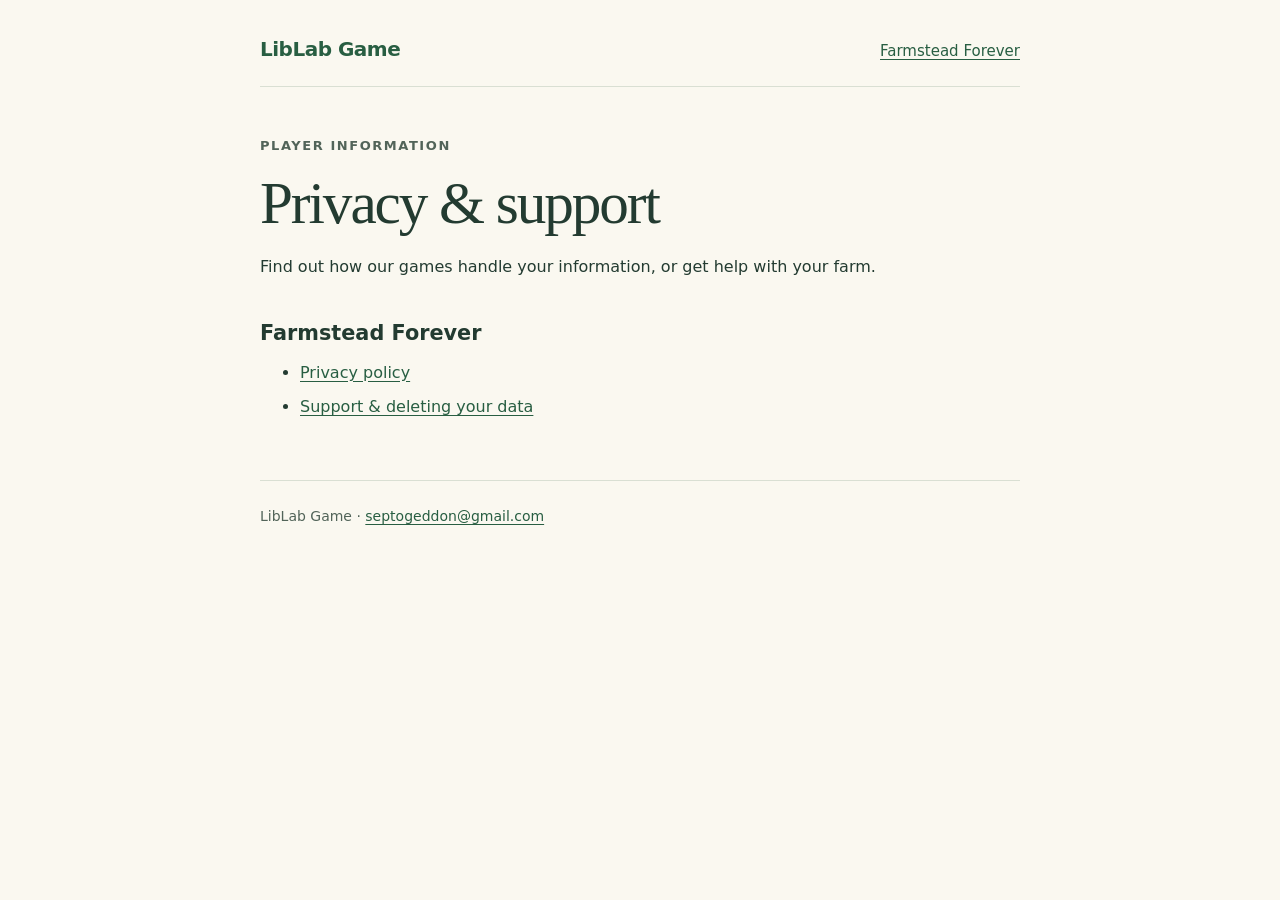
<file: index.html>
<!doctype html>
<html lang="en"><head><meta charset="utf-8"><meta name="viewport" content="width=device-width, initial-scale=1"><title>Privacy & support | LibLab Game</title><meta name="description" content="Privacy information and support for LibLab Game titles."><link rel="stylesheet" href="styles.css"></head>
<body><a class="skip" href="#main">Skip to content</a><header><a class="brand" href="./">LibLab Game</a><nav aria-label="Main"><a href="farmstead-forever/">Farmstead Forever</a></nav></header>
<main id="main"><p class="eyebrow">Player information</p><h1>Privacy & support</h1><p>Find out how our games handle your information, or get help with your farm.</p><h2>Farmstead Forever</h2><ul><li><a href="farmstead-forever/">Privacy policy</a></li><li><a href="farmstead-forever/support/">Support & deleting your data</a></li></ul></main><footer>LibLab Game · <a href="mailto:septogeddon@gmail.com">septogeddon@gmail.com</a></footer></body></html>
</file>
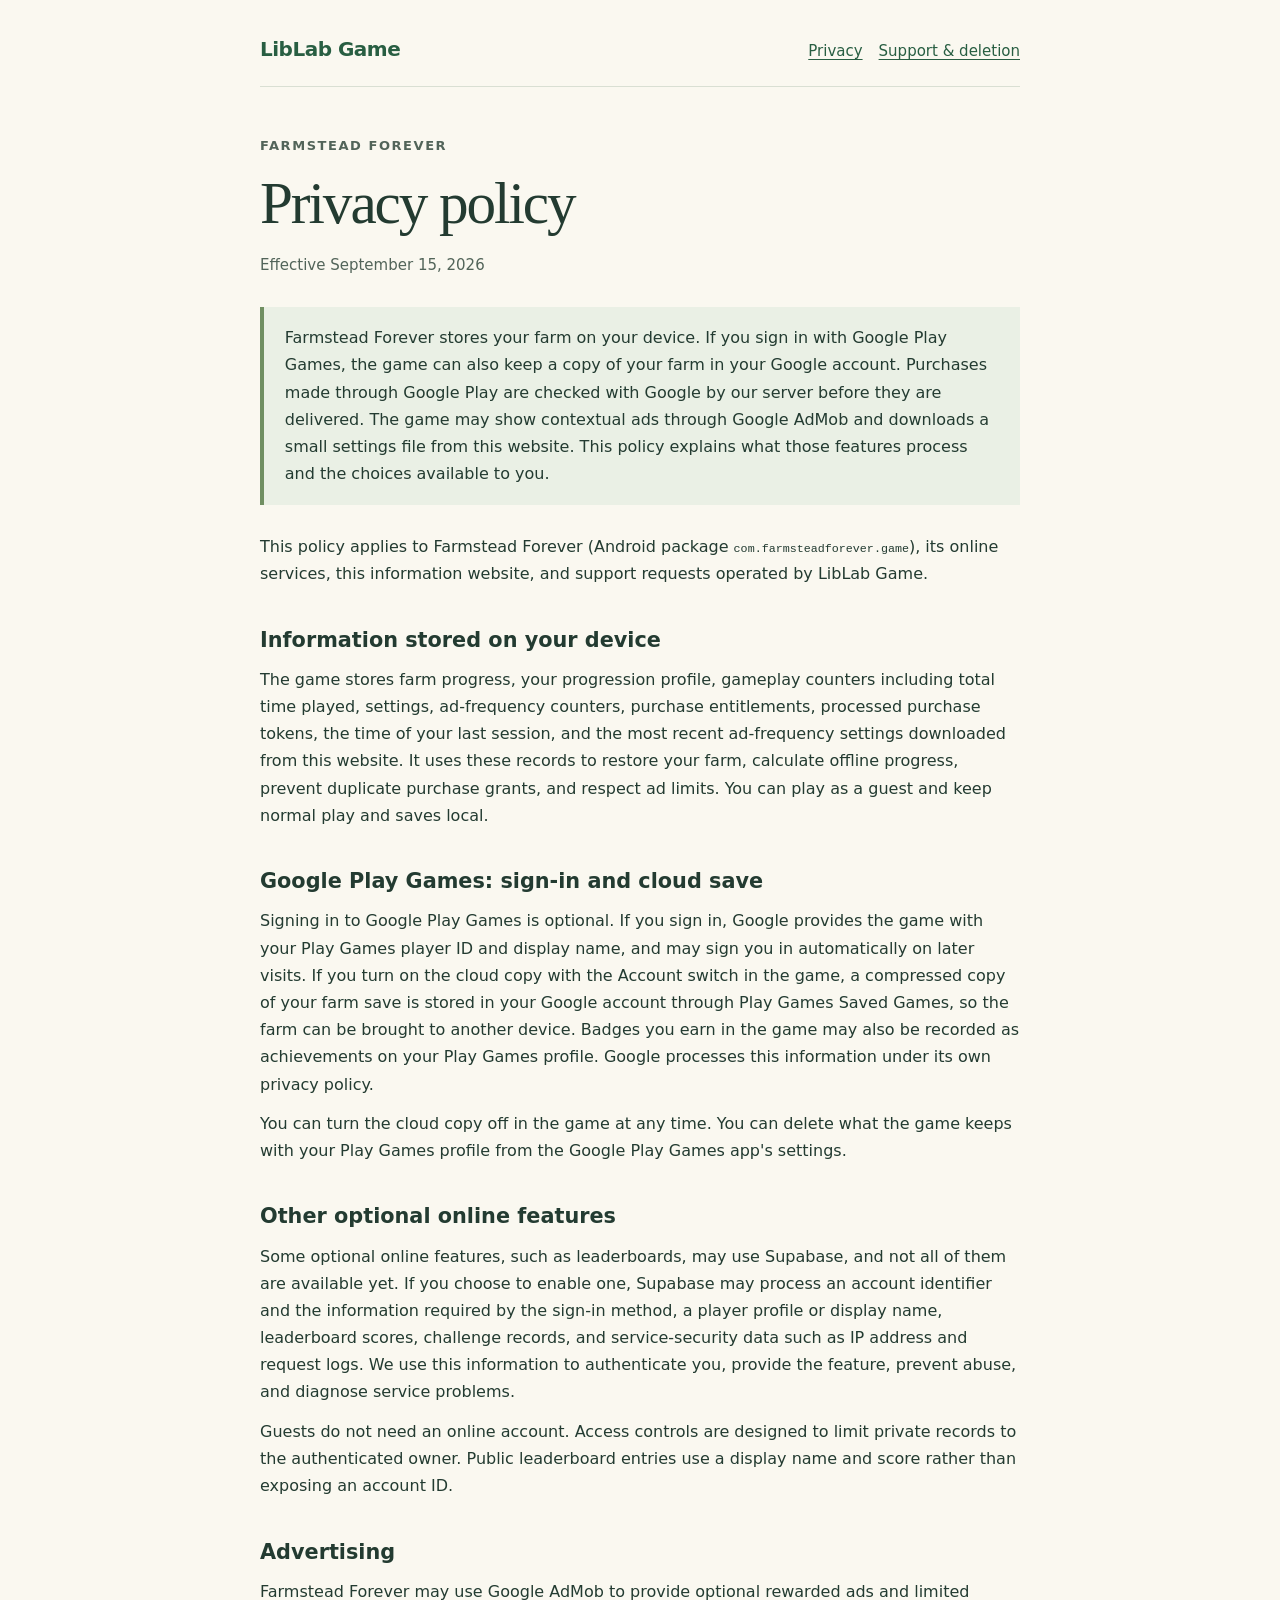
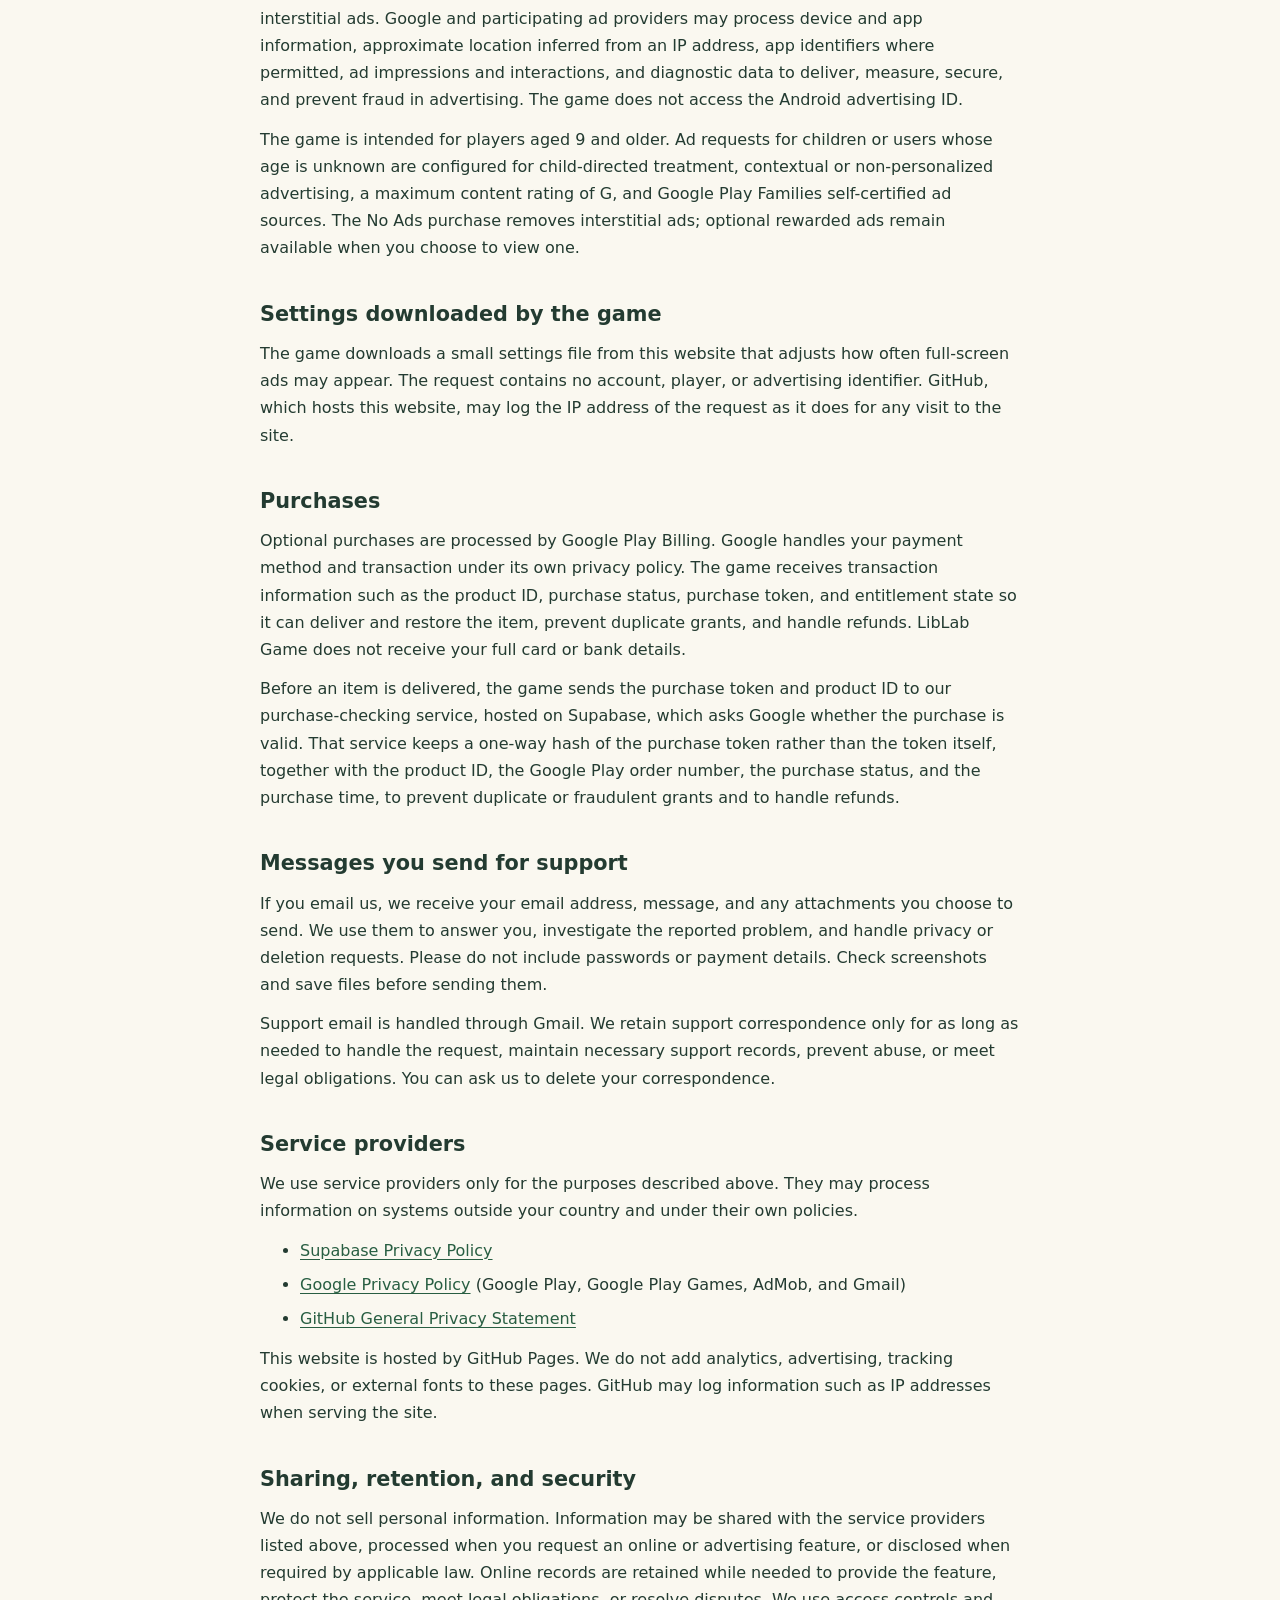
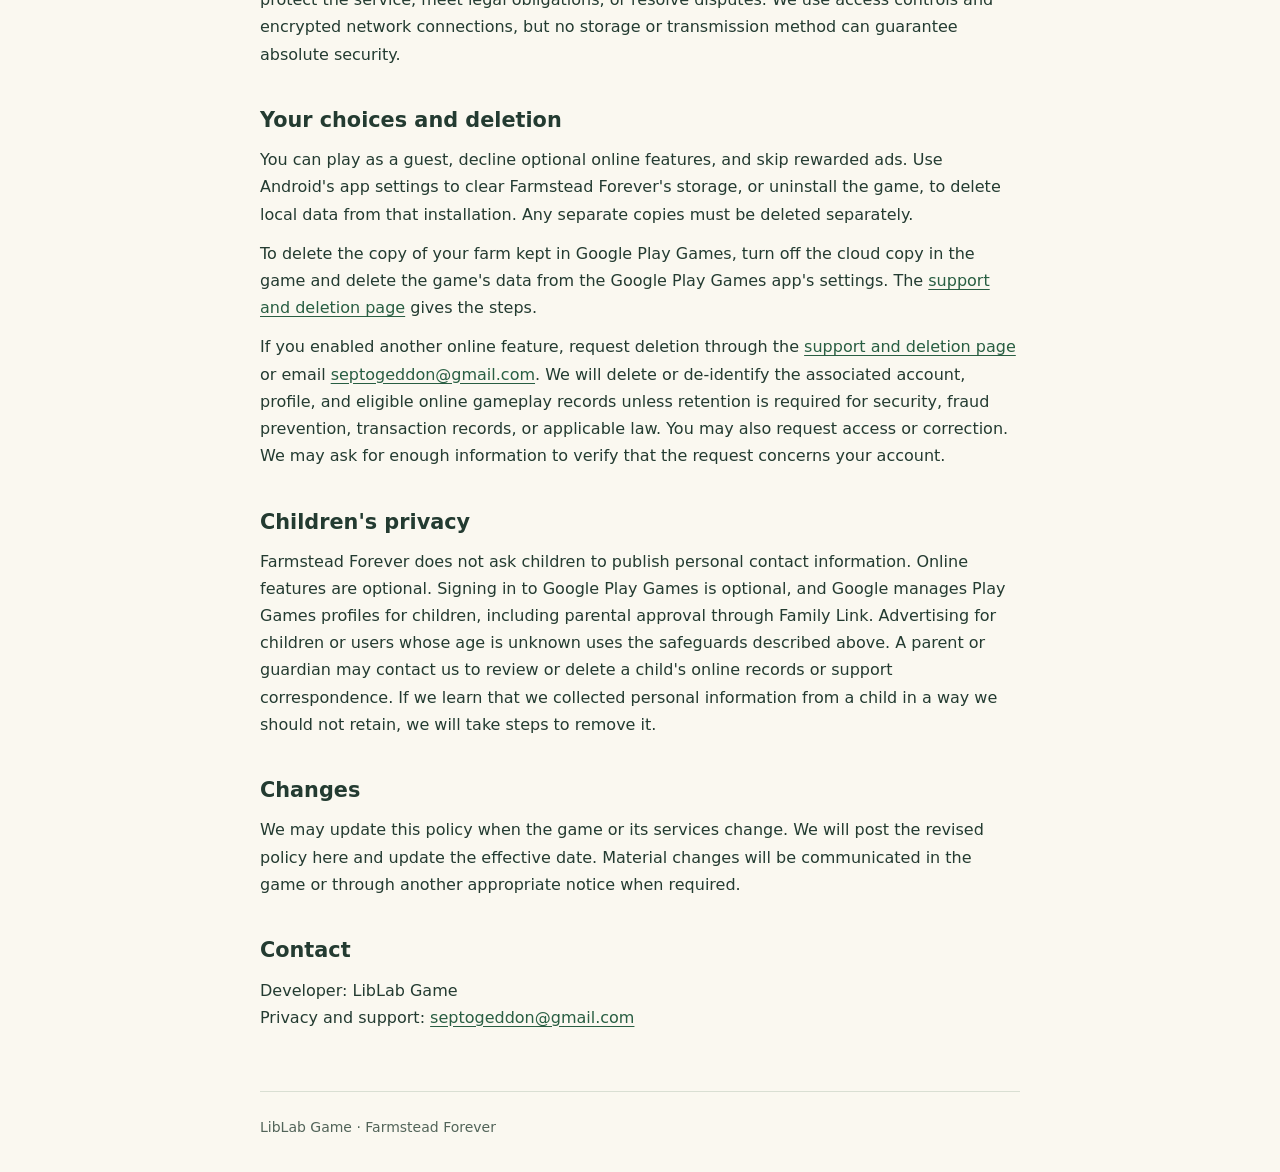
<file: farmstead-forever/index.html>
<!doctype html>
<html lang="en"><head><meta charset="utf-8"><meta name="viewport" content="width=device-width, initial-scale=1"><title>Farmstead Forever privacy policy | LibLab Game</title><meta name="description" content="How Farmstead Forever handles game saves, optional online features, ads, purchases, support messages, and your privacy."><link rel="canonical" href="https://liblabgame.github.io/privacypolicy/farmstead-forever/"><link rel="stylesheet" href="../styles.css"></head>
<body><a class="skip" href="#main">Skip to content</a><header><a class="brand" href="../">LibLab Game</a><nav aria-label="Main"><a href="./" aria-current="page">Privacy</a><a href="support/">Support & deletion</a></nav></header>
<main id="main"><p class="eyebrow">Farmstead Forever</p><h1>Privacy policy</h1><p class="meta">Effective September 15, 2026</p>
<div class="summary"><p>Farmstead Forever stores your farm on your device. If you sign in with Google Play Games, the game can also keep a copy of your farm in your Google account. Purchases made through Google Play are checked with Google by our server before they are delivered. The game may show contextual ads through Google AdMob and downloads a small settings file from this website. This policy explains what those features process and the choices available to you.</p></div>
<p>This policy applies to Farmstead Forever (Android package <code>com.farmsteadforever.game</code>), its online services, this information website, and support requests operated by LibLab Game.</p>
<h2>Information stored on your device</h2><p>The game stores farm progress, your progression profile, gameplay counters including total time played, settings, ad-frequency counters, purchase entitlements, processed purchase tokens, the time of your last session, and the most recent ad-frequency settings downloaded from this website. It uses these records to restore your farm, calculate offline progress, prevent duplicate purchase grants, and respect ad limits. You can play as a guest and keep normal play and saves local.</p>
<h2>Google Play Games: sign-in and cloud save</h2><p>Signing in to Google Play Games is optional. If you sign in, Google provides the game with your Play Games player ID and display name, and may sign you in automatically on later visits. If you turn on the cloud copy with the Account switch in the game, a compressed copy of your farm save is stored in your Google account through Play Games Saved Games, so the farm can be brought to another device. Badges you earn in the game may also be recorded as achievements on your Play Games profile. Google processes this information under its own privacy policy.</p><p>You can turn the cloud copy off in the game at any time. You can delete what the game keeps with your Play Games profile from the Google Play Games app's settings.</p>
<h2>Other optional online features</h2><p>Some optional online features, such as leaderboards, may use Supabase, and not all of them are available yet. If you choose to enable one, Supabase may process an account identifier and the information required by the sign-in method, a player profile or display name, leaderboard scores, challenge records, and service-security data such as IP address and request logs. We use this information to authenticate you, provide the feature, prevent abuse, and diagnose service problems.</p><p>Guests do not need an online account. Access controls are designed to limit private records to the authenticated owner. Public leaderboard entries use a display name and score rather than exposing an account ID.</p>
<h2>Advertising</h2><p>Farmstead Forever may use Google AdMob to provide optional rewarded ads and limited interstitial ads. Google and participating ad providers may process device and app information, approximate location inferred from an IP address, app identifiers where permitted, ad impressions and interactions, and diagnostic data to deliver, measure, secure, and prevent fraud in advertising. The game does not access the Android advertising ID.</p><p>The game is intended for players aged 9 and older. Ad requests for children or users whose age is unknown are configured for child-directed treatment, contextual or non-personalized advertising, a maximum content rating of G, and Google Play Families self-certified ad sources. The No Ads purchase removes interstitial ads; optional rewarded ads remain available when you choose to view one.</p>
<h2>Settings downloaded by the game</h2><p>The game downloads a small settings file from this website that adjusts how often full-screen ads may appear. The request contains no account, player, or advertising identifier. GitHub, which hosts this website, may log the IP address of the request as it does for any visit to the site.</p>
<h2>Purchases</h2><p>Optional purchases are processed by Google Play Billing. Google handles your payment method and transaction under its own privacy policy. The game receives transaction information such as the product ID, purchase status, purchase token, and entitlement state so it can deliver and restore the item, prevent duplicate grants, and handle refunds. LibLab Game does not receive your full card or bank details.</p><p>Before an item is delivered, the game sends the purchase token and product ID to our purchase-checking service, hosted on Supabase, which asks Google whether the purchase is valid. That service keeps a one-way hash of the purchase token rather than the token itself, together with the product ID, the Google Play order number, the purchase status, and the purchase time, to prevent duplicate or fraudulent grants and to handle refunds.</p>
<h2>Messages you send for support</h2><p>If you email us, we receive your email address, message, and any attachments you choose to send. We use them to answer you, investigate the reported problem, and handle privacy or deletion requests. Please do not include passwords or payment details. Check screenshots and save files before sending them.</p><p>Support email is handled through Gmail. We retain support correspondence only for as long as needed to handle the request, maintain necessary support records, prevent abuse, or meet legal obligations. You can ask us to delete your correspondence.</p>
<h2>Service providers</h2><p>We use service providers only for the purposes described above. They may process information on systems outside your country and under their own policies.</p><ul><li><a href="https://supabase.com/privacy">Supabase Privacy Policy</a></li><li><a href="https://policies.google.com/privacy">Google Privacy Policy</a> (Google Play, Google Play Games, AdMob, and Gmail)</li><li><a href="https://docs.github.com/en/site-policy/privacy-policies/github-general-privacy-statement">GitHub General Privacy Statement</a></li></ul><p>This website is hosted by GitHub Pages. We do not add analytics, advertising, tracking cookies, or external fonts to these pages. GitHub may log information such as IP addresses when serving the site.</p>
<h2>Sharing, retention, and security</h2><p>We do not sell personal information. Information may be shared with the service providers listed above, processed when you request an online or advertising feature, or disclosed when required by applicable law. Online records are retained while needed to provide the feature, protect the service, meet legal obligations, or resolve disputes. We use access controls and encrypted network connections, but no storage or transmission method can guarantee absolute security.</p>
<h2>Your choices and deletion</h2><p>You can play as a guest, decline optional online features, and skip rewarded ads. Use Android's app settings to clear Farmstead Forever's storage, or uninstall the game, to delete local data from that installation. Any separate copies must be deleted separately.</p><p>To delete the copy of your farm kept in Google Play Games, turn off the cloud copy in the game and delete the game's data from the Google Play Games app's settings. The <a href="support/">support and deletion page</a> gives the steps.</p><p>If you enabled another online feature, request deletion through the <a href="support/">support and deletion page</a> or email <a href="mailto:septogeddon@gmail.com?subject=Farmstead%20Forever%20account%20deletion">septogeddon@gmail.com</a>. We will delete or de-identify the associated account, profile, and eligible online gameplay records unless retention is required for security, fraud prevention, transaction records, or applicable law. You may also request access or correction. We may ask for enough information to verify that the request concerns your account.</p>
<h2>Children's privacy</h2><p>Farmstead Forever does not ask children to publish personal contact information. Online features are optional. Signing in to Google Play Games is optional, and Google manages Play Games profiles for children, including parental approval through Family Link. Advertising for children or users whose age is unknown uses the safeguards described above. A parent or guardian may contact us to review or delete a child's online records or support correspondence. If we learn that we collected personal information from a child in a way we should not retain, we will take steps to remove it.</p>
<h2>Changes</h2><p>We may update this policy when the game or its services change. We will post the revised policy here and update the effective date. Material changes will be communicated in the game or through another appropriate notice when required.</p>
<h2>Contact</h2><p>Developer: LibLab Game<br>Privacy and support: <a href="mailto:septogeddon@gmail.com">septogeddon@gmail.com</a></p>
</main><footer>LibLab Game · Farmstead Forever</footer></body></html>
</file>
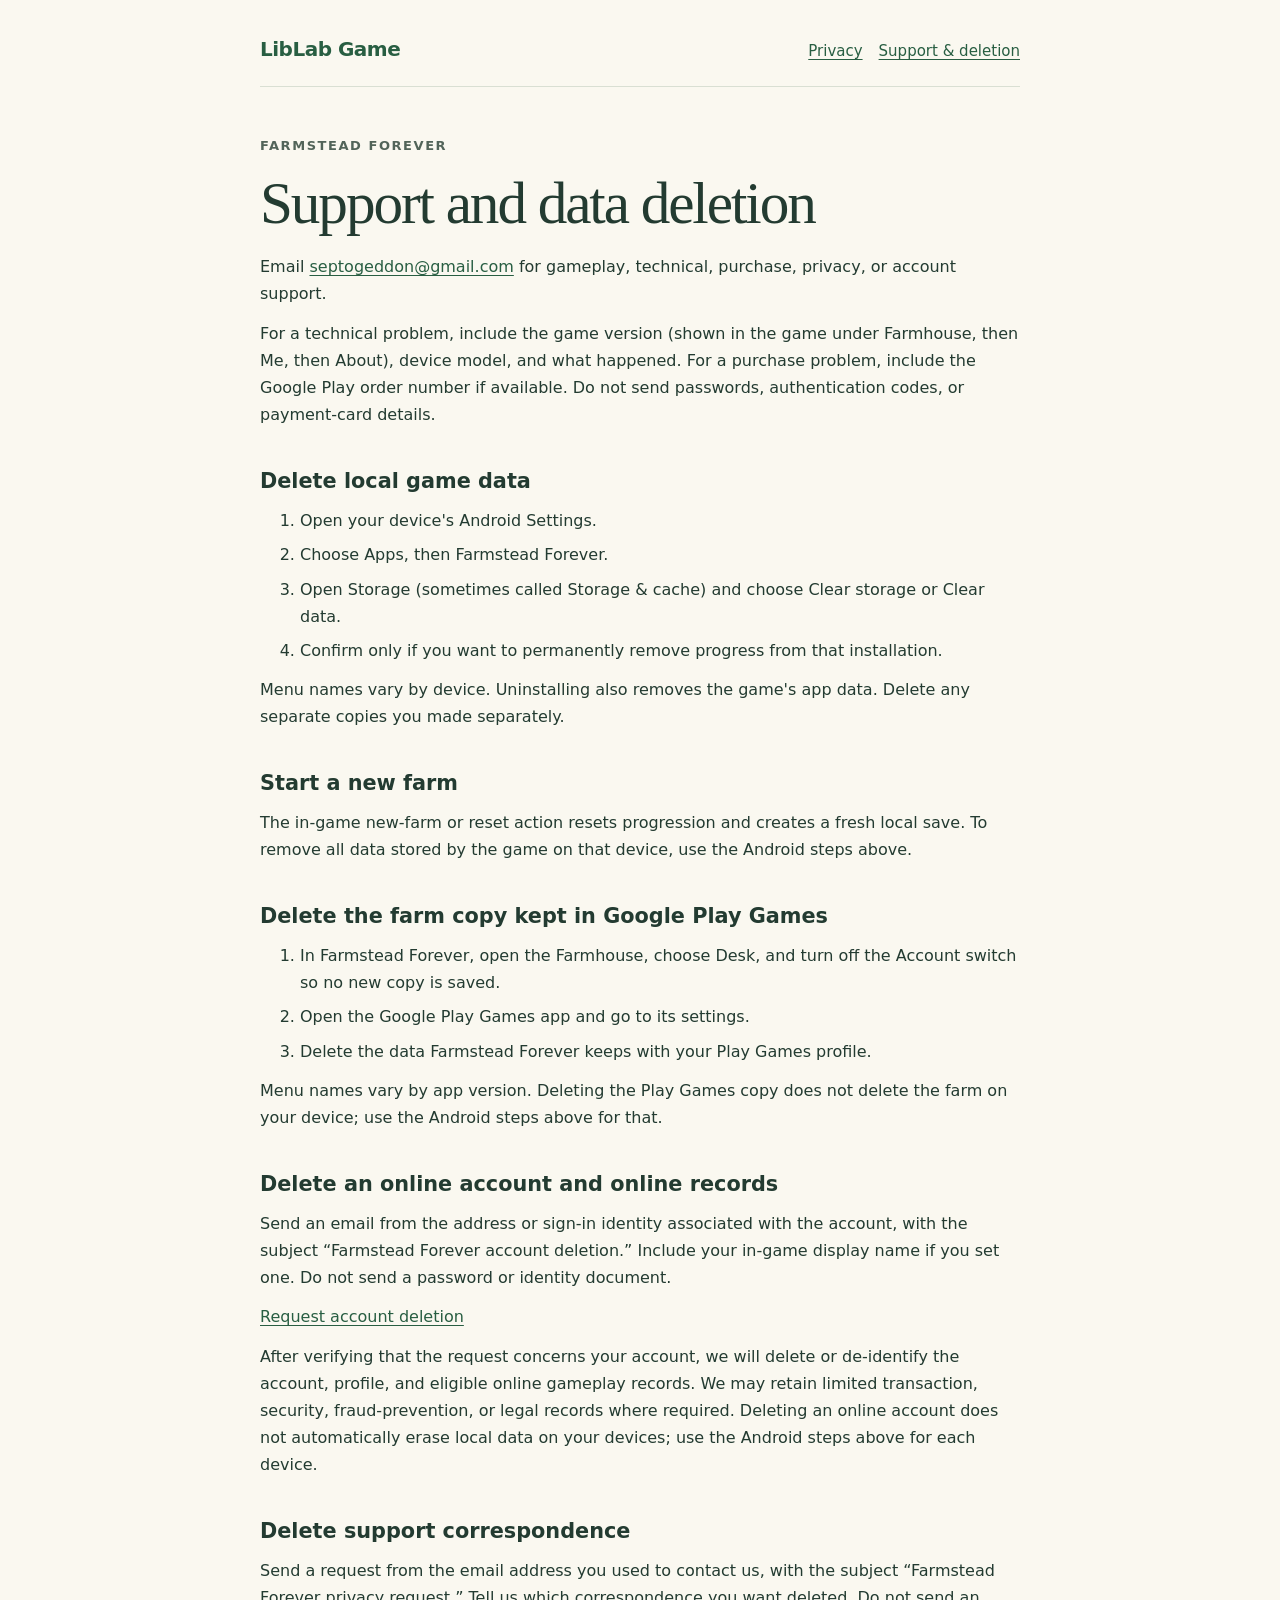
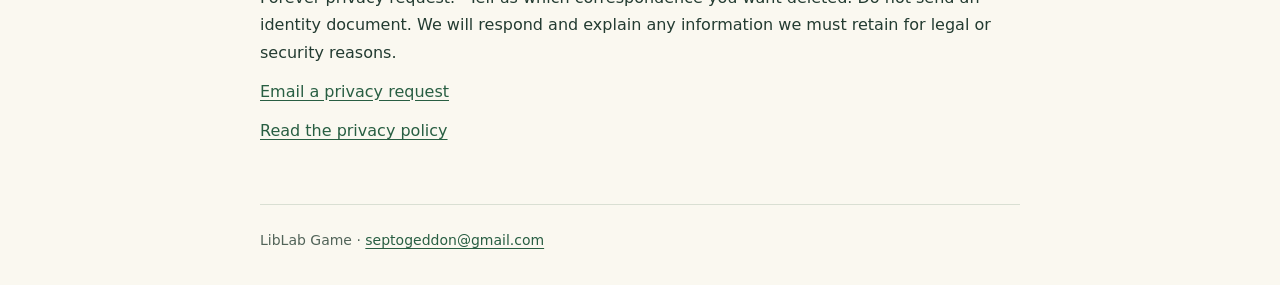
<file: farmstead-forever/support/index.html>
<!doctype html>
<html lang="en"><head><meta charset="utf-8"><meta name="viewport" content="width=device-width, initial-scale=1"><title>Farmstead Forever support & data deletion | LibLab Game</title><meta name="description" content="Get help with Farmstead Forever and request deletion of local data, an online account, cloud data, or support correspondence."><link rel="canonical" href="https://liblabgame.github.io/privacypolicy/farmstead-forever/support/"><link rel="stylesheet" href="../../styles.css"></head>
<body><a class="skip" href="#main">Skip to content</a><header><a class="brand" href="../../">LibLab Game</a><nav aria-label="Main"><a href="../">Privacy</a><a href="./" aria-current="page">Support & deletion</a></nav></header>
<main id="main"><p class="eyebrow">Farmstead Forever</p><h1>Support and data deletion</h1><p>Email <a href="mailto:septogeddon@gmail.com?subject=Farmstead%20Forever%20support">septogeddon@gmail.com</a> for gameplay, technical, purchase, privacy, or account support.</p><p>For a technical problem, include the game version (shown in the game under Farmhouse, then Me, then About), device model, and what happened. For a purchase problem, include the Google Play order number if available. Do not send passwords, authentication codes, or payment-card details.</p>
<h2>Delete local game data</h2><ol><li>Open your device's Android Settings.</li><li>Choose Apps, then Farmstead Forever.</li><li>Open Storage (sometimes called Storage & cache) and choose Clear storage or Clear data.</li><li>Confirm only if you want to permanently remove progress from that installation.</li></ol><p>Menu names vary by device. Uninstalling also removes the game's app data. Delete any separate copies you made separately.</p>
<h2>Start a new farm</h2><p>The in-game new-farm or reset action resets progression and creates a fresh local save. To remove all data stored by the game on that device, use the Android steps above.</p>
<h2>Delete the farm copy kept in Google Play Games</h2><ol><li>In Farmstead Forever, open the Farmhouse, choose Desk, and turn off the Account switch so no new copy is saved.</li><li>Open the Google Play Games app and go to its settings.</li><li>Delete the data Farmstead Forever keeps with your Play Games profile.</li></ol><p>Menu names vary by app version. Deleting the Play Games copy does not delete the farm on your device; use the Android steps above for that.</p>
<h2>Delete an online account and online records</h2><p>Send an email from the address or sign-in identity associated with the account, with the subject “Farmstead Forever account deletion.” Include your in-game display name if you set one. Do not send a password or identity document.</p><p><a href="mailto:septogeddon@gmail.com?subject=Farmstead%20Forever%20account%20deletion">Request account deletion</a></p><p>After verifying that the request concerns your account, we will delete or de-identify the account, profile, and eligible online gameplay records. We may retain limited transaction, security, fraud-prevention, or legal records where required. Deleting an online account does not automatically erase local data on your devices; use the Android steps above for each device.</p>
<h2>Delete support correspondence</h2><p>Send a request from the email address you used to contact us, with the subject “Farmstead Forever privacy request.” Tell us which correspondence you want deleted. Do not send an identity document. We will respond and explain any information we must retain for legal or security reasons.</p><p><a href="mailto:septogeddon@gmail.com?subject=Farmstead%20Forever%20privacy%20request">Email a privacy request</a></p>
<p><a href="../">Read the privacy policy</a></p></main><footer>LibLab Game · <a href="mailto:septogeddon@gmail.com">septogeddon@gmail.com</a></footer></body></html>
</file>
<file: styles.css>
:root { color-scheme: light; --ink: #233b31; --muted: #526459; --paper: #faf8f0; --line: #d9dfd3; }
* { box-sizing: border-box; }
body { margin: 0; font-family: system-ui, -apple-system, BlinkMacSystemFont, "Segoe UI", sans-serif; color: var(--ink); background: var(--paper); line-height: 1.7; }
a { color: #285e42; text-underline-offset: .2em; }
a:hover { color: #123822; }
a:focus-visible { outline: 3px solid #a96c1e; outline-offset: 5px; }
.skip { position: absolute; top: -100px; left: 1rem; padding: .5rem; background: white; }
.skip:focus { top: 0; }
header, main, footer { width: min(100% - 2.5rem, 760px); margin-inline: auto; }
header { padding-block: 2rem 1.25rem; border-bottom: 1px solid var(--line); display: flex; gap: 1rem; flex-wrap: wrap; justify-content: space-between; align-items: baseline; }
.brand { font-weight: 750; text-decoration: none; letter-spacing: -.025em; font-size: 1.25rem; }
nav { display: flex; flex-wrap: wrap; gap: 1rem; font-size: .9375rem; }
main { padding-block: 3rem; }
.eyebrow { text-transform: uppercase; font-size: .8125rem; letter-spacing: .12em; font-weight: 700; color: var(--muted); margin: 0 0 .75rem; }
h1 { font-family: Georgia, serif; font-weight: 500; font-size: clamp(2.4rem, 7vw, 3.7rem); line-height: 1.15; letter-spacing: -.035em; margin: 0 0 1rem; }
h2 { font-size: 1.3rem; line-height: 1.35; margin: 2.4rem 0 .6rem; }
p, ul, ol { margin: .75rem 0; }
li { margin: .45rem 0; }
.meta { color: var(--muted); font-size: .9375rem; }
.summary { background: #eaf0e5; border-left: 4px solid #708f62; padding: 1.1rem 1.3rem; margin-block: 1.75rem; }
.summary p { margin: 0; }
footer { border-top: 1px solid var(--line); padding-block: 1.5rem 2rem; color: var(--muted); font-size: .875rem; }
code { overflow-wrap: anywhere; font-size: .9em; }
@media (max-width: 480px) { main { padding-top: 2rem; } header, main, footer { width: calc(100% - 2rem); } }
@media print { body { background: white; } header nav, .skip { display: none; } main { padding-top: 1rem; } }
</file>
